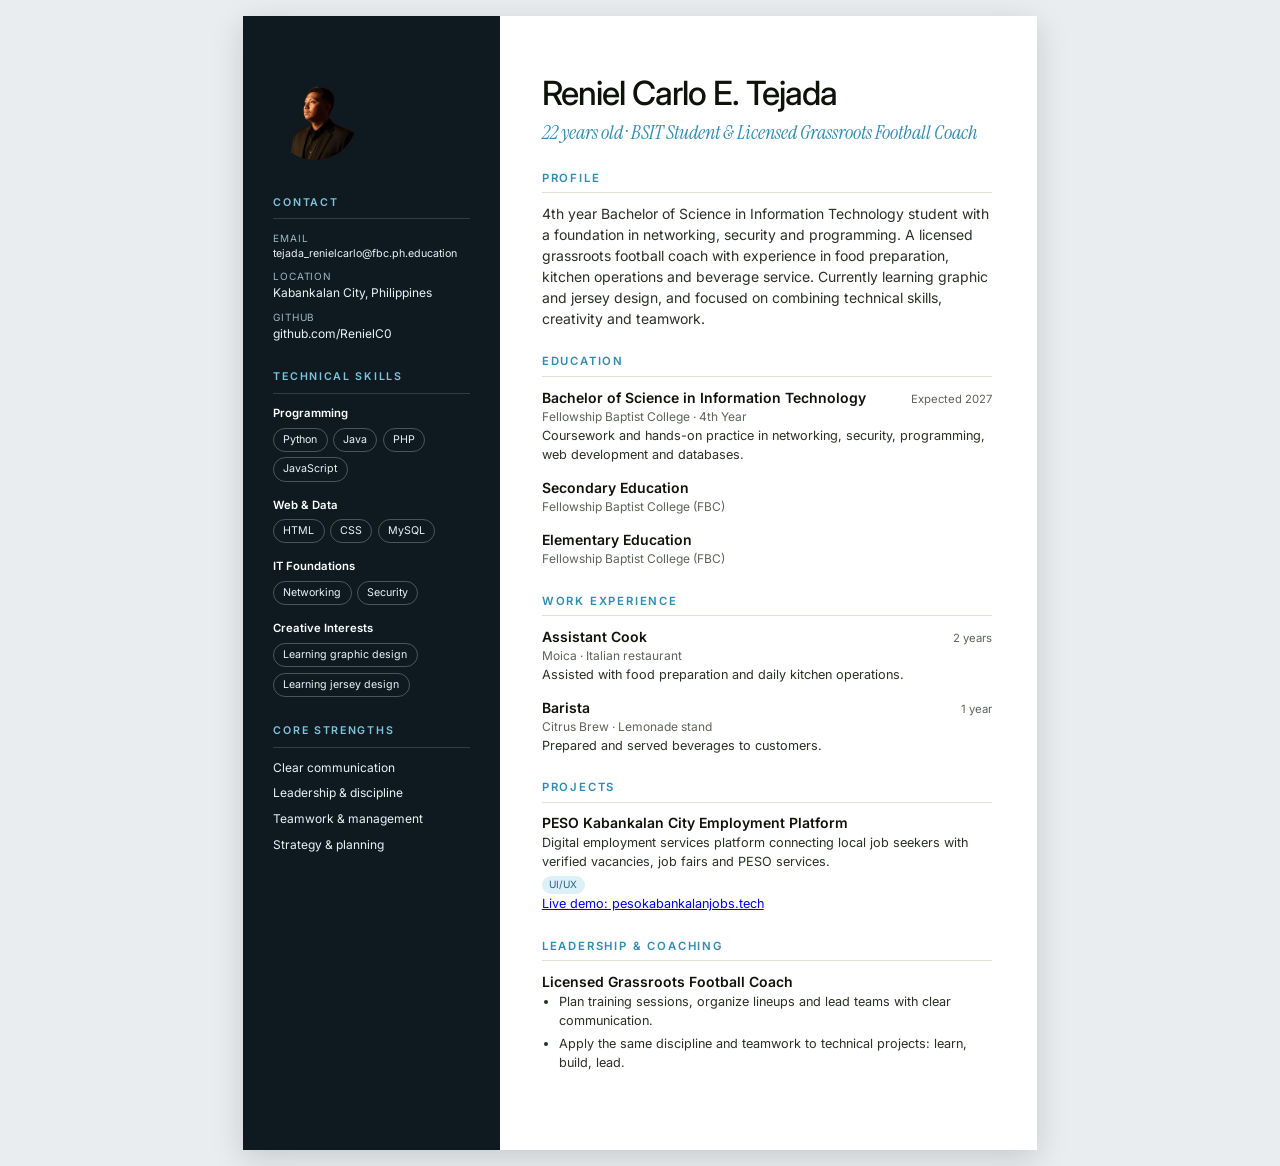
<file: assets/cv.html>
<!doctype html>
<html lang="en">
<head>
<meta charset="utf-8">
<meta name="viewport" content="width=device-width, initial-scale=1">
<title>Reniel Carlo E. Tejada - CV</title>
<link rel="preconnect" href="https://fonts.googleapis.com">
<link rel="preconnect" href="https://fonts.gstatic.com" crossorigin>
<link href="https://fonts.googleapis.com/css2?family=Inter:wght@400;500;600&family=Instrument+Serif:ital@0;1&display=swap" rel="stylesheet">
<style>
  :root{--accent:#2f8bb0;--accent-soft:#def0f7;--ink:#0f1209;--muted:#5d6358;--line:#dfe4d6;--serif:'Instrument Serif',Georgia,serif;--sans:'Inter',system-ui,sans-serif}
  *{box-sizing:border-box;margin:0;padding:0}
  html{background:#e9edf0}
  body{font-family:var(--sans);color:var(--ink);font-size:10.5pt;line-height:1.5;-webkit-font-smoothing:antialiased;-webkit-print-color-adjust:exact;print-color-adjust:exact}
  .page{width:210mm;min-height:297mm;margin:16px auto;background:#fff;box-shadow:0 8px 30px rgba(0,0,0,.15);display:grid;grid-template-columns:68mm 1fr}

  /* sidebar */
  aside{background:#0f1a20;color:#e8f3f8;padding:16mm 8mm 14mm}
  .profile-photo{width:22mm;height:22mm;object-fit:cover;object-position:center;border-radius:50%;margin-bottom:8mm}
  aside h2{font-size:8pt;letter-spacing:.16em;text-transform:uppercase;color:#7fc4de;font-weight:600;margin:7mm 0 3mm;padding-bottom:2mm;border-bottom:1px solid rgba(255,255,255,.15)}
  aside h2:first-of-type{margin-top:0}
  aside ul{list-style:none;font-size:9pt}
  aside li{margin-bottom:2mm;overflow-wrap:anywhere}
  aside li.email{font-size:8pt}
  aside small{display:block;color:#9bb7c4;font-size:7.5pt;text-transform:uppercase;letter-spacing:.08em}
  .skill-group{margin-bottom:4mm}
  .skill-group b{display:block;font-size:8.5pt;font-weight:600;margin-bottom:1.5mm;color:#fff}
  .chips{display:flex;flex-wrap:wrap;gap:1.5mm}
  .chips span{font-size:8pt;padding:.8mm 2.4mm;border:1px solid rgba(255,255,255,.25);border-radius:99px;color:#e8f3f8}

  /* main */
  main{padding:16mm 12mm 14mm 11mm}
  h1{font-size:25pt;line-height:1.05;letter-spacing:-.03em;font-weight:500}
  .role{font-family:var(--serif);font-style:italic;font-size:15pt;color:var(--accent);margin:1.5mm 0 6mm}
  section{margin-bottom:6.5mm}
  section h2{font-size:8.5pt;letter-spacing:.16em;text-transform:uppercase;color:var(--accent);font-weight:600;margin-bottom:2.5mm;padding-bottom:1.5mm;border-bottom:1px solid var(--line)}
  p{color:#2a3024}
  .item{margin-bottom:3.5mm}
  .item:last-child{margin-bottom:0}
  .item-head{display:flex;justify-content:space-between;align-items:baseline;gap:8mm}
  .item-head b{font-size:10.5pt;font-weight:600}
  .item-head time{font-size:8.5pt;color:var(--muted);white-space:nowrap}
  .item .sub{font-size:9pt;color:var(--muted)}
  .item p,.item li{font-size:9.5pt}
  .tags{display:flex;gap:1.5mm;margin-top:1.2mm}
  .tags span{font-size:7.5pt;padding:.4mm 2mm;border-radius:99px;background:var(--accent-soft);color:#1f6685}
  ul.bullets{padding-left:4.5mm}
  ul.bullets li{margin-bottom:1.2mm;color:#2a3024}

  /* screen on small widths */
  @media screen and (max-width:820px){
    html{background:#fff}
    .page{width:100%;min-height:0;margin:0;box-shadow:none;grid-template-columns:1fr}
    aside{padding:24px}main{padding:24px}
  }

  /* print: exactly one A4 page */
  @page{size:A4;margin:0}
  @media print{
    html,body{background:#fff}
    .page{margin:0;box-shadow:none;width:210mm;min-height:297mm;height:297mm;overflow:hidden}
  }
</style>
</head>
<body>
<div class="page">

  <aside>
    <img class="profile-photo" src="profile.png" alt="Portrait of Reniel Carlo E. Tejada">

    <h2>Contact</h2>
    <ul>
      <!-- Edit these with your real details -->
      <li class="email"><small>Email</small>tejada_renielcarlo@fbc.ph.education</li>
      <!-- To add a phone number, insert: <li><small>Phone</small>0900 000 0000</li> -->
      <li><small>Location</small>Kabankalan City, Philippines</li>
      <li><small>GitHub</small>github.com/RenielC0</li>
    </ul>

    <h2>Technical Skills</h2>
    <div class="skill-group"><b>Programming</b><div class="chips"><span>Python</span><span>Java</span><span>PHP</span><span>JavaScript</span></div></div>
    <div class="skill-group"><b>Web &amp; Data</b><div class="chips"><span>HTML</span><span>CSS</span><span>MySQL</span></div></div>
    <div class="skill-group"><b>IT Foundations</b><div class="chips"><span>Networking</span><span>Security</span></div></div>
    <div class="skill-group"><b>Creative Interests</b><div class="chips"><span>Learning graphic design</span><span>Learning jersey design</span></div></div>

    <h2>Core Strengths</h2>
    <ul>
      <li>Clear communication</li>
      <li>Leadership &amp; discipline</li>
      <li>Teamwork &amp; management</li>
      <li>Strategy &amp; planning</li>
    </ul>
  </aside>

  <main>
    <h1>Reniel Carlo E. Tejada</h1>
    <p class="role">22 years old &middot; BSIT Student &amp; Licensed Grassroots Football Coach</p>

    <section>
      <h2>Profile</h2>
      <p>4th year Bachelor of Science in Information Technology student with a foundation in networking, security and programming. A licensed grassroots football coach with experience in food preparation, kitchen operations and beverage service. Currently learning graphic and jersey design, and focused on combining technical skills, creativity and teamwork.</p>
    </section>

    <section>
      <h2>Education</h2>
      <div class="item">
        <div class="item-head"><b>Bachelor of Science in Information Technology</b><time>Expected 2027</time></div>
        <div class="sub">Fellowship Baptist College &middot; 4th Year</div>
        <p>Coursework and hands-on practice in networking, security, programming, web development and databases.</p>
      </div>
      <div class="item">
        <div class="item-head"><b>Secondary Education</b></div>
        <div class="sub">Fellowship Baptist College (FBC)</div>
      </div>
      <div class="item">
        <div class="item-head"><b>Elementary Education</b></div>
        <div class="sub">Fellowship Baptist College (FBC)</div>
      </div>
    </section>

    <section>
      <h2>Work Experience</h2>
      <div class="item">
        <div class="item-head"><b>Assistant Cook</b><time>2 years</time></div>
        <div class="sub">Moica &middot; Italian restaurant</div>
        <p>Assisted with food preparation and daily kitchen operations.</p>
      </div>
      <div class="item">
        <div class="item-head"><b>Barista</b><time>1 year</time></div>
        <div class="sub">Citrus Brew &middot; Lemonade stand</div>
        <p>Prepared and served beverages to customers.</p>
      </div>
    </section>

    <section>
      <h2>Projects</h2>
      <div class="item">
        <div class="item-head"><b>PESO Kabankalan City Employment Platform</b></div>
        <p>Digital employment services platform connecting local job seekers with verified vacancies, job fairs and PESO services.</p>
        <div class="tags"><span>UI/UX</span></div>
        <p><a href="https://pesokabankalanjobs.tech/" target="_blank" rel="noopener noreferrer">Live demo: pesokabankalanjobs.tech</a></p>
      </div>
    </section>

    <section>
      <h2>Leadership &amp; Coaching</h2>
      <div class="item">
        <div class="item-head"><b>Licensed Grassroots Football Coach</b></div>
        <ul class="bullets">
          <li>Plan training sessions, organize lineups and lead teams with clear communication.</li>
          <li>Apply the same discipline and teamwork to technical projects: learn, build, lead.</li>
        </ul>
      </div>
    </section>
  </main>

</div>
<script>
  // Opened via the "Download CV" button: open the print dialog so it can be saved as a PDF
  if (location.hash === '#print') {
    window.addEventListener('load', function () { setTimeout(function () { window.print(); }, 400); });
  }
</script>
</body>
</html>
</file>
